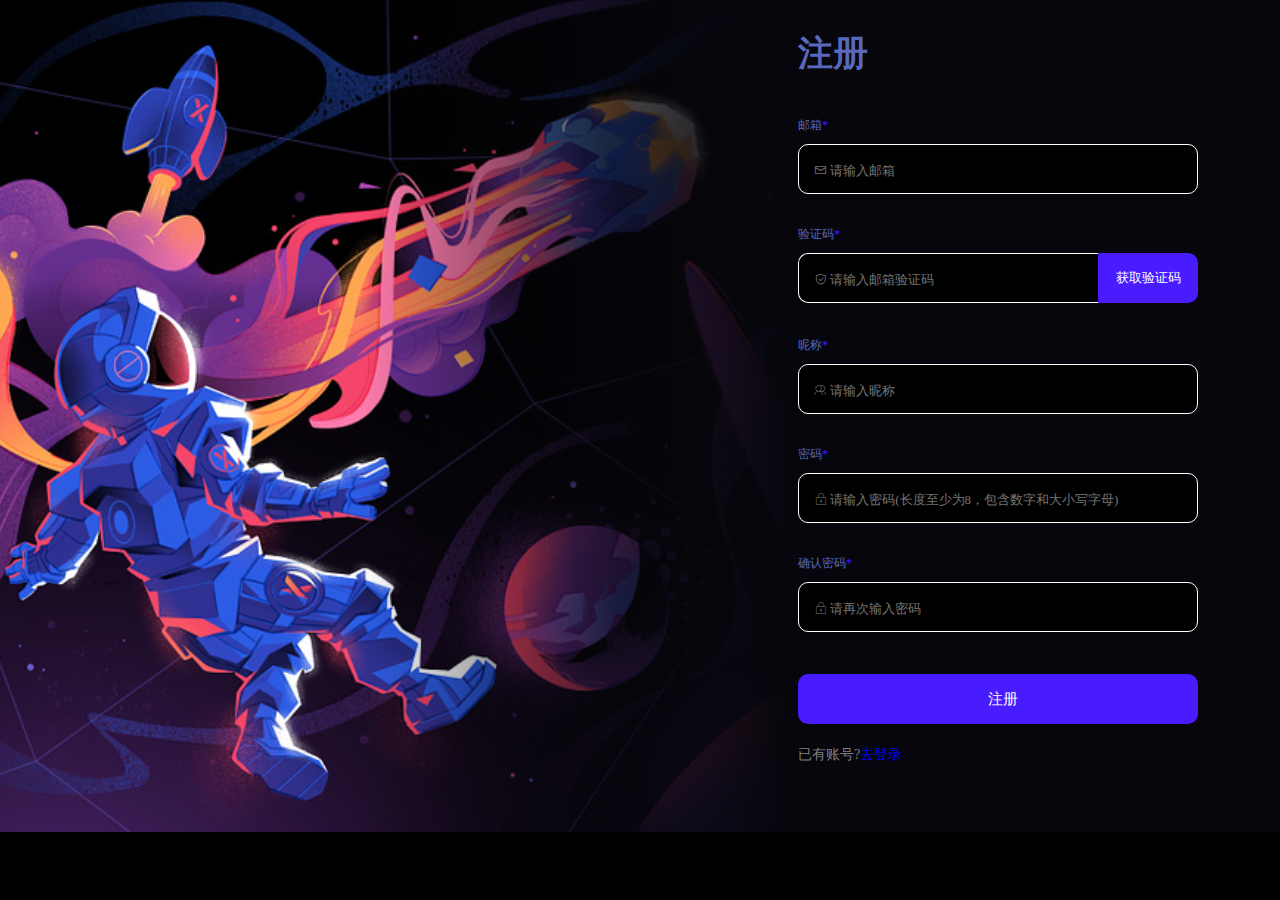
<file: star-whisper/index.html>
<!DOCTYPE html>
<html lang="en">
<head>
    <meta charset="UTF-8">
    <meta name="viewport" content="width=device-width, initial-scale=1.0">
    <title>Star Whisper</title>
    <link rel="stylesheet" href="src/style.css">
    <link rel="stylesheet" href="src/download/font_lkky3behvxl/iconfont.css">
</head>
<body>
    <div class="container">
        <form class="signin" action="">
            <p class="title">注册</p>
            <label for="email">邮箱<span style="color: #491bff;">*</span></label>
            <input type="text" id="email" name="email" placeholder="&#xe66f;&nbsp;请输入邮箱" class="iconfont">
            <label for="email-verifycode">验证码<span style="color: #491bff;">*</span></label>
            <div class="email-verifycode">
            <input type="text" id="email-verifycode" name="email-verifycode" placeholder="&#xe63f;&nbsp;请输入邮箱验证码" class="iconfont">
            <input type="button" name="get-verifycode" id="get-verifycode" value="获取验证码">
            </div>
            <label for="username">昵称<span style="color: #491bff;">*</span></label>
            <input type="text" id="username" name="username" placeholder="&#xe651;&nbsp;请输入昵称" class="iconfont">
            <label for="password">密码<span style="color: #491bff;">*</span></label>
            <input type="password" name="password" id="password" placeholder="&#xe62d;&nbsp;请输入密码(长度至少为8，包含数字和大小写字母)" class="iconfont">
            <label for="password1">确认密码<span style="color: #491bff;">*</span></label>
            <input type="password" name="password1" id="password1" placeholder="&#xe62d;&nbsp;请再次输入密码" class="iconfont">
            <input type="submit" value="注册" class="signinsubmit">
            <p class="gotologin">已有账号?<a href="#">去登录</a></p>
        </form>

        <form class="login hidden" action="">
            <img src="images/logo.png" alt="">
            <p class="title">登录</p>
            <label for="email1">邮箱<span style="color: #491bff;">*</span></label>
            <input type="text" id="email1" name="email1" placeholder="&#xe66f;&nbsp;请输入邮箱" class="iconfont">
            <label for="password2">密码<span style="color: #491bff;">*</span></label>
            <input type="password" name="password2" id="password2" placeholder="&#xe62d;&nbsp;请输入密码" class="iconfont">
            <input type="submit" value="登录" class="loginsubmit">
            <p class="gotosignin">没有账号?<a href="#">注册一个</a></p>
        </form>
         <script src="https://code.jquery.com/jquery-3.6.0.min.js"></script>
        <script src="src/script.js"></script>
    </div>
</body>
</html>
</file>
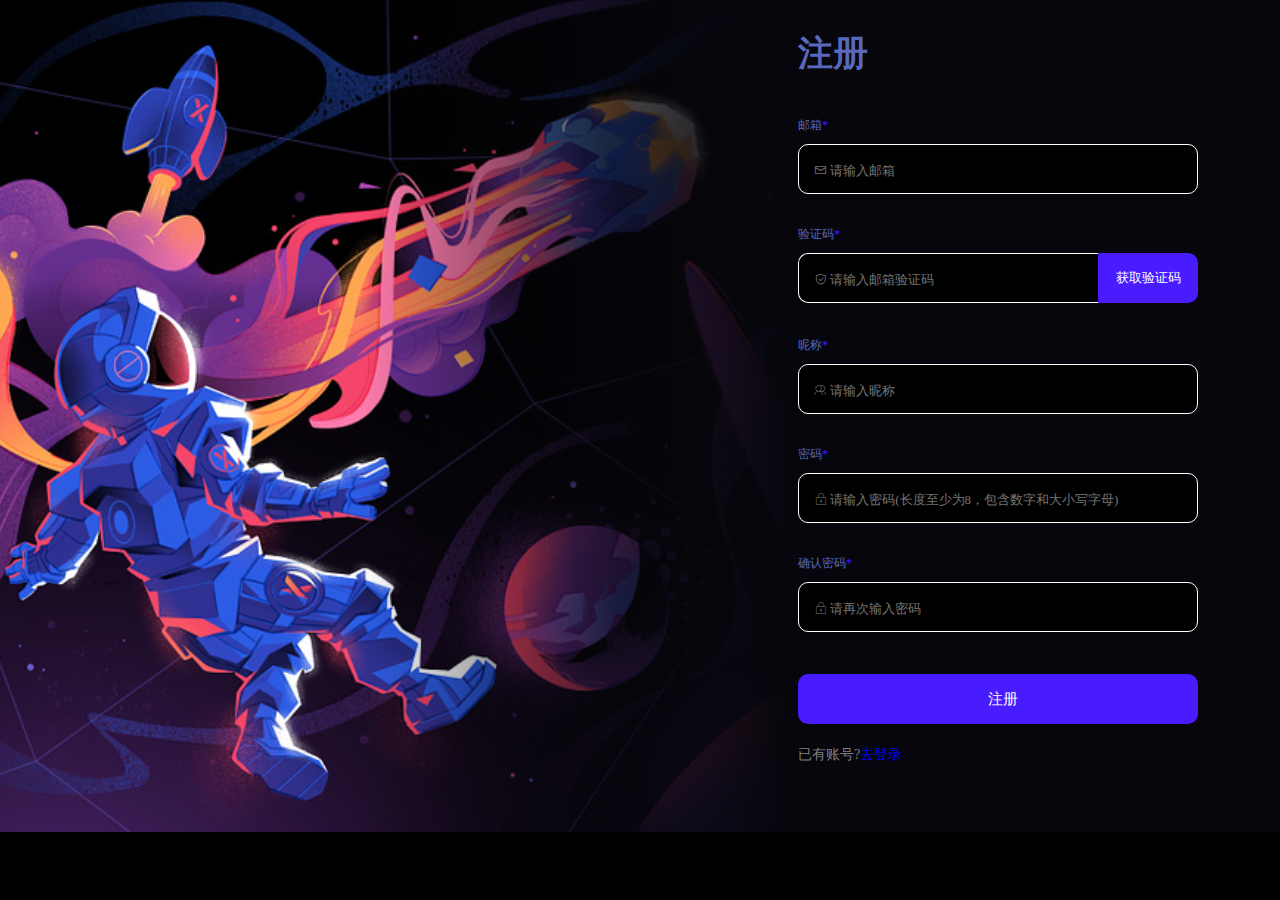
<file: star-whisper/entry.html>
<!DOCTYPE html>
<html lang="en">
<head>
    <meta charset="UTF-8">
    <meta name="viewport" content="width=device-width, initial-scale=1.0">
    <title>Star Whisper</title>
    <link rel="stylesheet" href="src/entry.css">
    <link rel="stylesheet" href="src/download/font_lkky3behvxl/iconfont.css">
</head>
<body>
    <div class="container">
        <form class="signin " action="">
            <p class="title">注册</p>
            <label for="email">邮箱<span style="color: #491bff;">*</span></label>
            <input type="text" id="email" name="email" placeholder="&#xe66f;&nbsp;请输入邮箱" class="iconfont">
            <label for="email-verifycode">验证码<span style="color: #491bff;">*</span></label>
            <div class="email-verifycode">
            <input type="text" id="email-verifycode" name="email-verifycode" placeholder="&#xe63f;&nbsp;请输入邮箱验证码" class="iconfont">
            <input type="button" name="get-verifycode" id="get-verifycode" value="获取验证码">
            </div>
            <label for="username">昵称<span style="color: #491bff;">*</span></label>
            <input type="text" id="username" name="username" placeholder="&#xe651;&nbsp;请输入昵称" class="iconfont">
            <label for="password">密码<span style="color: #491bff;">*</span></label>
            <input type="password" name="password" id="password" placeholder="&#xe62d;&nbsp;请输入密码(长度至少为8，包含数字和大小写字母)" class="iconfont">
            <label for="password1">确认密码<span style="color: #491bff;">*</span></label>
            <input type="password" name="password1" id="password1" placeholder="&#xe62d;&nbsp;请再次输入密码" class="iconfont">
            <input type="submit" value="注册" class="signinsubmit">
            <p class="gotologin">已有账号?<a>去登录</a></p>
        </form>

        <form class="login hidden" action="">
            <img src="images/logo.png" alt="">
            <p class="title">登录</p>
            <label for="email1">邮箱<span style="color: #491bff;">*</span></label>
            <input type="text" id="email1" name="email1" placeholder="&#xe66f;&nbsp;请输入邮箱" class="iconfont">
            <label for="password2">密码<span style="color: #491bff;">*</span></label>
            <input type="password" name="password2" id="password2" placeholder="&#xe62d;&nbsp;请输入密码" class="iconfont">
            <input type="submit" value="登录" class="loginsubmit">
            <p class="gotosignin">没有账号?<a>注册一个</a></p>
        </form>

        <div class="tags hidden">
            <h1>Tags</h1>
            <p class="title">选择你感兴趣的tag</p>
            <ul class="tag-container"><li class="tag">记录思考</li>
            <li class="tag">倾诉烦恼</li>
            <li class="tag">分享趣事</li>
            <li class="tag">找寻另一个自己</li>
            <li class="tag">悄悄话</li>
            <li class="tag">感情里的那些事</li>
            <li class="tag">祈福许愿</li>
            <li class="tag">无聊ing</li>
        </ul>
        <button class="start close">开启星语之旅</button>
        <p class="not">暂不选择</p>
        </div>
         <script src="https://code.jquery.com/jquery-3.6.0.min.js"></script>
        <script src="src/enrty.js"></script>
    </div>
</body>
</html>
</file>
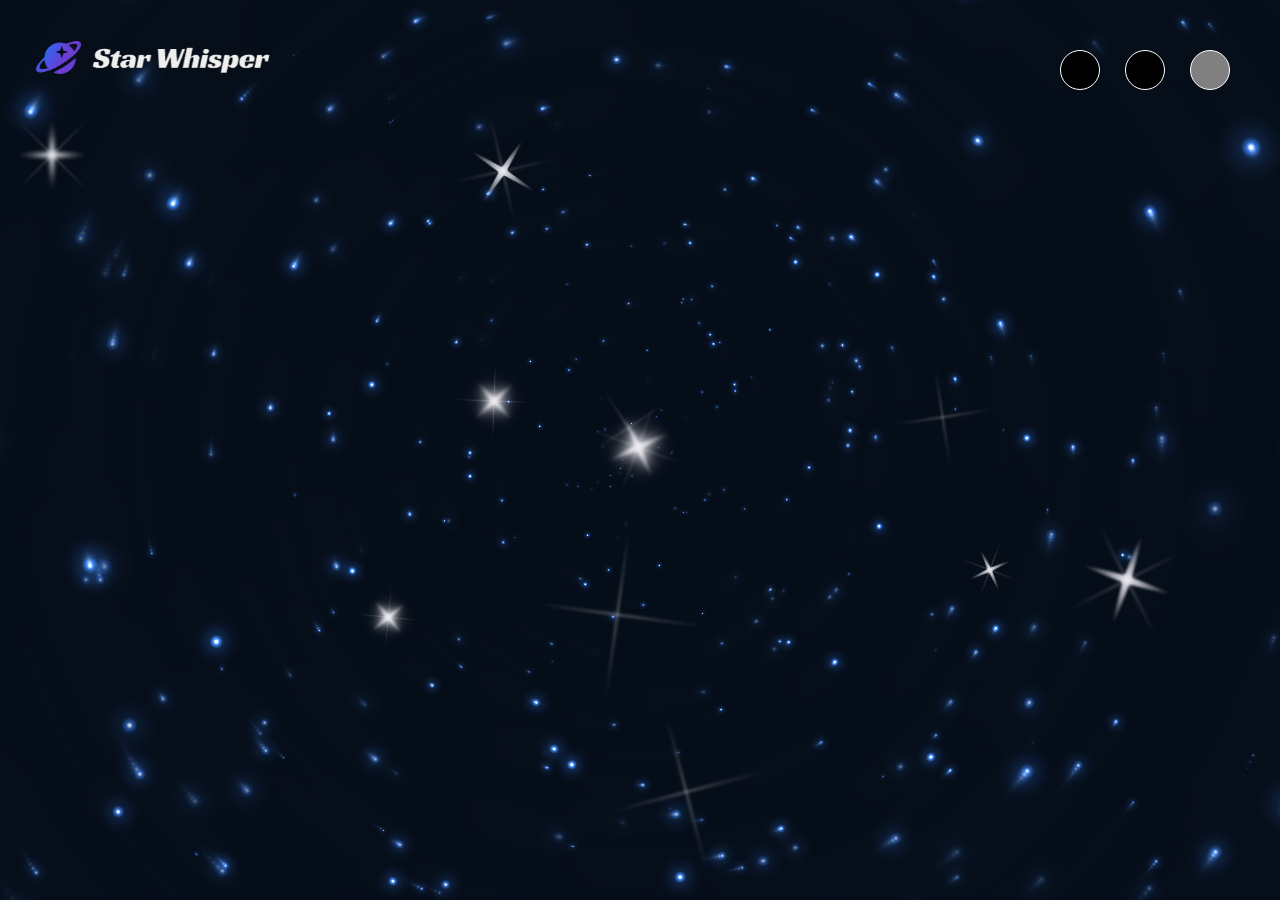
<file: star-whisper/main.html>
<!DOCTYPE html>
<html lang="en">

<head>
    <meta charset="UTF-8">
    <meta name="viewport" content="width=device-width, initial-scale=1.0">
    <title>Star Whisper</title>
    <link rel="stylesheet" href="src/main.css">
</head>

<body>
    <canvas id="canvas" width="1482" height="842"></canvas>
    <div class="logo"></div>
    <div class="settings">
        <ul>
            <li class="post"></li>
            <li class="notice"></li>
            <li class="profile">
                <ul class="app-des">
                    <li>收藏</li>
                    <li>回复历史</li>
                    <li>用户设置</li>
                    <li>退出登录</li>
                </ul>
            </li>
        </ul>
    </div>
    <div class="email-box">

    </div>
    <div class="container">
        <div class="edit-model">
            <div class="up">
                <p>写一颗星语</p>
                <div class="close">✕</div>
            </div>
            <div class="main">
                <div class="input">
                    <textarea rows="4" maxlength="150" placeholder="写下任何你想说的话，发送到星空中吧..."></textarea>
                    <div class="lines">
                        
                    </div>
                    <span class="count">0/150</span>
                </div>
                <div class="tags">
                    <p>标签</p>
                    <ul class="tag-to-choose">
                        <li class="tag">#&nbsp;记录思考</li>
                        <li class="tag">#&nbsp;倾诉烦恼</li>
                        <li class="tag">#&nbsp;分享趣事</li>
                        <li class="tag">#&nbsp;找寻另一个自己</li>
                        <li class="tag">#&nbsp;悄悄话</li>
                        <li class="tag">#&nbsp;感情里的那些事</li>
                    </ul>
                </div>
            </div>
            <div class="bottom">
                <button class="cancel">取消</button>
                <button class="send">发送</button>
            </div>
        </div>
        <div class="get-model">
            <div class="up">
                <div class="info">
                    <div class="profile"></div>
                    <div class="username"></div>
                </div>
                <div class="close">✕</div>
            </div>
            <div class="main">
                <div class="input">
                    <textarea rows="4" maxlength="150" readonly></textarea>
                    <div class="lines">
                        <!-- <span></span><span></span><span></span><span></span> -->
                    </div>
                </div>
                <div class="tags">
                    <p>标签</p>
                    <ul class="tag-container">
                    </ul>
                </div>
            </div>
            <div class="comments0">
                <div class="total-comments">
                    回复(0)
                </div>
                <ul class="comments">
                    <!-- <li class="comment"> -->
                        <!-- <textarea></textarea> -->
                        <!-- <div class="info"> -->
                            <!-- <div class="profile"> -->
                            <!-- </div> -->
                            <!-- <div class="username">aaa</div> -->
                        <!-- </div> -->
                    <!-- </li> -->
                    <li class="input">
                        <textarea rows="4" maxlength="150" class="comment1" placeholder="输入你的回复..."></textarea>
                        <span class="count">0/150</span>
                    </li>
                    <li class="bottom">
                        <button class="cancel">取消</button>
                        <button class="send">回复</button>
                    </li>
                </ul>
            </div>
        </div>
    </div>

    <script>
        var canvas = document.getElementById('canvas'),
            ctx = canvas.getContext('2d'),
            w = canvas.width = window.innerWidth,
            h = canvas.height = window.innerHeight,
            hue = 217,
            stars = [],
            count = 0,
            maxStars = 500;//星星数量
        var canvas2 = document.createElement('canvas'),
            ctx2 = canvas2.getContext('2d');
        canvas2.width = 100;
        canvas2.height = 100;
        var half = canvas2.width / 2,
            gradient2 = ctx2.createRadialGradient(half, half, 0, half, half, half);
        gradient2.addColorStop(0.025, '#CCC');
        gradient2.addColorStop(0.1, 'hsl(' + hue + ', 61%, 33%)');
        gradient2.addColorStop(0.25, 'hsl(' + hue + ', 64%, 6%)');
        gradient2.addColorStop(1, 'transparent');
        ctx2.fillStyle = gradient2;
        ctx2.beginPath();
        ctx2.arc(half, half, half, 0, Math.PI * 2);
        ctx2.fill();
        // End cache
        function random(min, max) {
            if (arguments.length < 2) {
                max = min;
                min = 0;
            }
            if (min > max) {
                var hold = max;
                max = min;
                min = hold;
            }
            return Math.floor(Math.random() * (max - min + 1)) + min;
        }
        function maxOrbit(x, y) {
            var max = Math.max(x, y),
                diameter = Math.round(Math.sqrt(max * max + max * max));
            return diameter / 2;
            //星星移动范围，值越大范围越小，
        }
        var Star = function () {
            this.orbitRadius = random(maxOrbit(w, h));
            this.radius = random(60, this.orbitRadius) / 8;
            //星星大小
            this.orbitX = w / 2;
            this.orbitY = h / 2;
            this.timePassed = random(0, maxStars);
            this.speed = random(this.orbitRadius) / 50000;
            //星星移动速度
            this.alpha = random(2, 10) / 10;
            count++;
            stars[count] = this;
        }
        Star.prototype.draw = function () {
            var x = Math.sin(this.timePassed) * this.orbitRadius + this.orbitX,
                y = Math.cos(this.timePassed) * this.orbitRadius + this.orbitY,
                twinkle = random(10);
            if (twinkle === 1 && this.alpha > 0) {
                this.alpha -= 0.05;
            } else if (twinkle === 2 && this.alpha < 1) {
                this.alpha += 0.05;
            }
            ctx.globalAlpha = this.alpha;
            ctx.drawImage(canvas2, x - this.radius / 2, y - this.radius / 2, this.radius, this.radius);
            this.timePassed += this.speed;
        }
        for (var i = 0; i < maxStars; i++) {
            new Star();
        }
        function animation() {
            ctx.globalCompositeOperation = 'source-over';
            ctx.globalAlpha = 0.5; //尾巴
            ctx.fillStyle = 'hsla(' + hue + ', 64%, 6%, 2)';
            ctx.fillRect(0, 0, w, h)
            ctx.globalCompositeOperation = 'lighter';
            for (var i = 1, l = stars.length; i < l; i++) {
                stars[i].draw();
            };
            window.requestAnimationFrame(animation);
        }
        animation();
    </script>
    <script src="https://code.jquery.com/jquery-3.6.0.min.js"></script>
    <script src="src/main.js"></script>
</body>

</html>
</file>
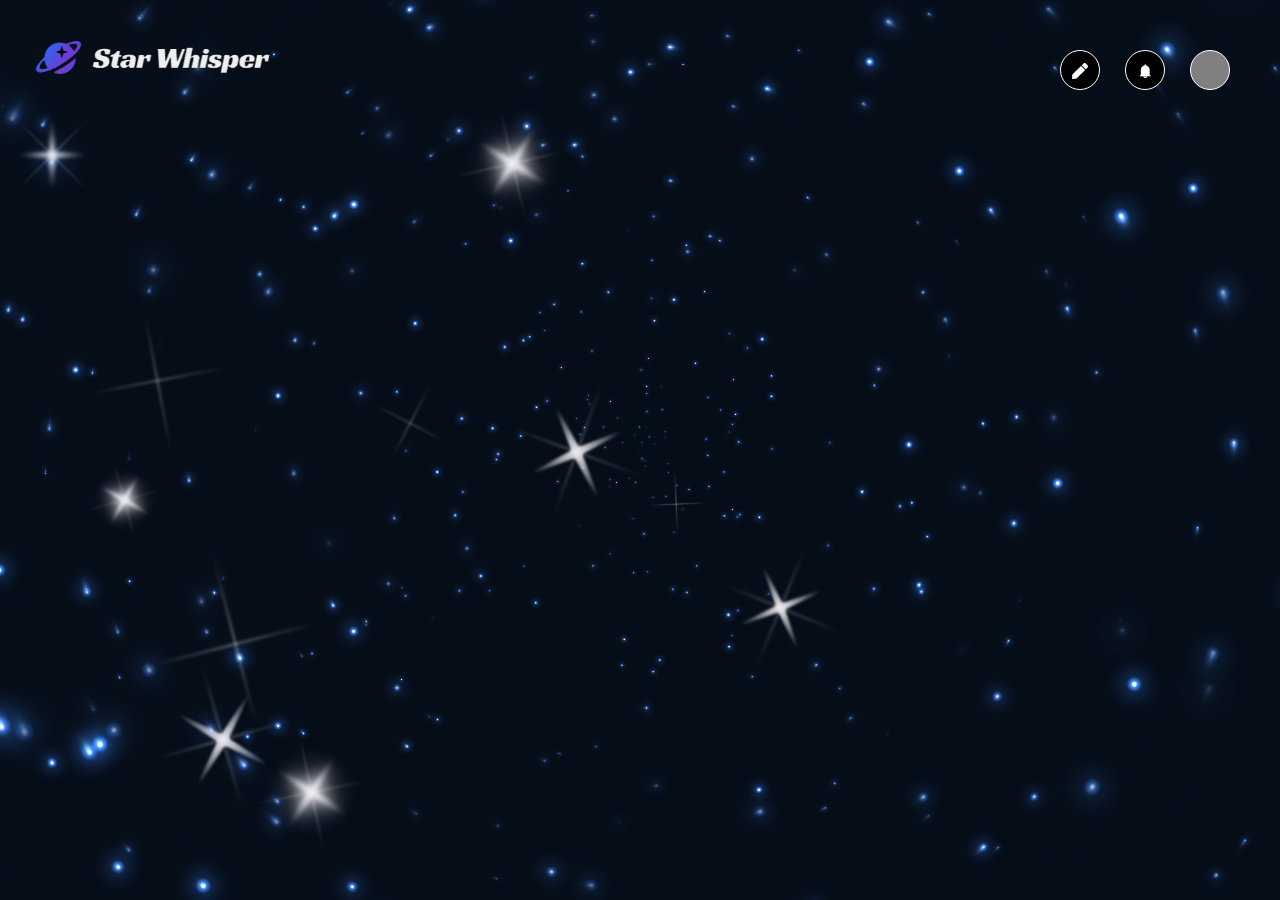
<file: star-whisper/main/main.html>
<!DOCTYPE html>
<html lang="en">

<head>
    <meta charset="UTF-8">
    <meta name="viewport" content="width=device-width, initial-scale=1.0">
    <title>Star Whisper</title>
    <link rel="stylesheet" href="../src/main.css">
    <link rel="stylesheet" href="../src/download/font_2gqe6qs5zn9/iconfont.css">
</head>

<body>
    <canvas id="canvas" width="100%" height="100%"></canvas>
    <div class="logo"></div>
    <div class="settings">
        <ul>
            <li class="post"><span class="iconfont">&#xe5aa;</span></li>
            <li class="notice"><span class="iconfont">&#xe866;</span></li>
            <li class="profile">
                <ul class="app-des">
                    <li>收藏</li>
                    <li>回复历史</li>
                    <li>用户设置</li>
                    <li class="exit">退出登录</li>
                </ul>
            </li>
        </ul>
    </div>
    <div class="email-box">

    </div>
    <div class="container">
        <div class="edit-model">
            <div class="up">
                <p>写一颗星语</p>
                <div class="close">✕</div>
            </div>
            <div class="main">
                <div class="input">
                    <textarea rows="4" maxlength="150" placeholder="写下任何你想说的话，发送到星空中吧..."></textarea>
                    <span class="count">0/150</span>
                </div>
                <div class="tags">
                    <p>标签</p>
                    <ul class="tag-to-choose">
                        <li class="tag">#&nbsp;记录思考</li>
                        <li class="tag">#&nbsp;倾诉烦恼</li>
                        <li class="tag">#&nbsp;分享趣事</li>
                        <li class="tag">#&nbsp;找寻另一个自己</li>
                        <li class="tag">#&nbsp;悄悄话</li>
                        <li class="tag">#&nbsp;感情里的那些事</li>
                    </ul>
                </div>
            </div>
            <div class="bottom">
                <button class="cancel">取消</button>
                <button class="send">发送</button>
            </div>
        </div>
        <div class="get-model">
            <div class="up">
                <div class="info">
                    <div class="profile"></div>
                    <div class="username"></div>
                </div>
                <div class="close">✕</div>
            </div>
            <div class="main">
                <div class="input">
                    <textarea rows="4" maxlength="150" readonly></textarea>
                </div>
                <div class="tags">
                    <p>标签</p>
                    <ul class="tag-container">
                    </ul>
                </div>
            </div>
            <div class="comments0">
                <div class="total-comments">
                    回复(0)
                </div>
                <ul class="comments">
                    <!-- <li class="comment"> -->
                        <!-- <textarea></textarea> -->
                        <!-- <div class="info"> -->
                            <!-- <div class="profile"> -->
                            <!-- </div> -->
                            <!-- <div class="username">aaa</div> -->
                        <!-- </div> -->
                    <!-- </li> -->
                    <li class="input">
                        <textarea rows="4" maxlength="150" class="comment1" placeholder="输入你的回复..."></textarea>
                        <span class="count">0/150</span>
                    </li>
                    <li class="bottom">
                        <button class="cancel">取消</button>
                        <button class="send">回复</button>
                    </li>
                </ul>
            </div>
        </div>
        <div class="selete-model">
            <div class="up">
                <p>选择你想倾听的星语标签吧～</p>
                <div class="close">✕</div>
            </div>
            <div class="main">
                <div class="tags">
                    <p>标签</p>
                    <ul class="tag-to-choose">
                        <li class="tag">#&nbsp;记录思考</li>
                        <li class="tag">#&nbsp;倾诉烦恼</li>
                        <li class="tag">#&nbsp;分享趣事</li>
                        <li class="tag">#&nbsp;找寻另一个自己</li>
                        <li class="tag">#&nbsp;悄悄话</li>
                        <li class="tag">#&nbsp;感情里的那些事</li>
                    </ul>
                </div>
            </div>
            <div class="bottom">
                <button class="cancel">取消</button>
                <button class="send">确定</button>
            </div>
        </div>
    </div>

    <script>
        let canvas = document.getElementById('canvas'),
            ctx = canvas.getContext('2d'),
            w = canvas.width = window.innerWidth,
            h = canvas.height = window.innerHeight,
            hue = 217,
            stars = [],
            count = 0,
            maxStars = 500;//星星数量
        let canvas2 = document.createElement('canvas'),
            ctx2 = canvas2.getContext('2d');
        canvas2.width = 100;
        canvas2.height = 100;
        let half = canvas2.width / 2,
            gradient2 = ctx2.createRadialGradient(half, half, 0, half, half, half);
        gradient2.addColorStop(0.025, '#CCC');
        gradient2.addColorStop(0.1, 'hsl(' + hue + ', 61%, 33%)');
        gradient2.addColorStop(0.25, 'hsl(' + hue + ', 64%, 6%)');
        gradient2.addColorStop(1, 'transparent');
        ctx2.fillStyle = gradient2;
        ctx2.beginPath();
        ctx2.arc(half, half, half, 0, Math.PI * 2);
        ctx2.fill();
        // End cache
        function random(min, max) {
            if (arguments.length < 2) {
                max = min;
                min = 0;
            }
            if (min > max) {
                let hold = max;
                max = min;
                min = hold;
            }
            return Math.floor(Math.random() * (max - min + 1)) + min;
        }
        function maxOrbit(x, y) {
            let max = Math.max(x, y),
                diameter = Math.round(Math.sqrt(max * max + max * max));
            return diameter / 2;
            //星星移动范围，值越大范围越小，
        }
        var Star = function () {
            this.orbitRadius = random(maxOrbit(w, h));
            this.radius = random(60, this.orbitRadius) / 8;
            //星星大小
            this.orbitX = w / 2;
            this.orbitY = h / 2;
            this.timePassed = random(0, maxStars);
            this.speed = random(this.orbitRadius) / 100000;
            //星星移动速度
            this.alpha = random(2, 10) / 10;
            count++;
            stars[count] = this;
        }
        Star.prototype.draw = function () {
            let x = Math.sin(this.timePassed) * this.orbitRadius + this.orbitX,
                y = Math.cos(this.timePassed) * this.orbitRadius + this.orbitY,
                twinkle = random(10);
            if (twinkle === 1 && this.alpha > 0) {
                this.alpha -= 0.05;
            } else if (twinkle === 2 && this.alpha < 1) {
                this.alpha += 0.05;
            }
            ctx.globalAlpha = this.alpha;
            ctx.drawImage(canvas2, x - this.radius / 2, y - this.radius / 2, this.radius, this.radius);
            this.timePassed += this.speed;
        }
        for (let i = 0; i < maxStars; i++) {
            new Star();
        }
        function animation() {
            ctx.globalCompositeOperation = 'source-over';
            ctx.globalAlpha = 0.5; //尾巴
            ctx.fillStyle = 'hsla(' + hue + ', 64%, 6%, 2)';
            ctx.fillRect(0, 0, w, h)
            ctx.globalCompositeOperation = 'lighter';
            for (var i = 1, l = stars.length; i < l; i++) {
                stars[i].draw();
            };
            window.requestAnimationFrame(animation);
        }
        animation();
    </script>
    <script src="https://code.jquery.com/jquery-3.6.0.min.js"></script>
    <script src="../src/main.js"></script>
</body>

</html>
</file>
<file: star-whisper/src/style.css>
*{
    box-sizing: border-box;
    margin: 0;
    padding: 0;
}

body{
    display: flex;
    align-items: center;
    justify-content: center;
    height: 100vh;   
    background-color: #000;
}

:root{
    --blue1:#5968ba;
    --blue2:#491bff;
}

.iconfont {
    font-family: "iconfont" !important;
    font-size: 16px;
    font-style: normal;
    -webkit-font-smoothing: antialiased;
    -moz-osx-font-smoothing: grayscale;
}

.container{
    width: 100%;
    height: 100%;
    position: relative;
    background-image: url(../images/background.svg);
    background-repeat: no-repeat;
}

.signin{
    display: flex;
    position: absolute;
    right: 0;
    width: 40%;
    height: 100%;
    flex-direction: column;
    padding: 30px;
}

.signin label{
    font-size: 12px;
    color: var(--blue1);
    transform: translateY(-10px);
}

.signin.hidden ,.login.hidden{
    display: none;
}

.signin .title{
    font-size: 35px;
    font-weight: bold;
    margin-bottom: 50px;
    color: var(--blue1);
}

.signin input{
    background-color: #000;
    color: #fff;
    width: 400px;
    height: 50px;
    margin-bottom: 42px;
    padding: 5px; 
    border: 1px #fff solid;
    border-radius: 10px;
    padding-left: 15px;
    font-size: 15px;
}

.signin .email-verifycode{
    width: 400x;
    height: 60px;
    margin-bottom: 34px;
}

.email-verifycode #email-verifycode{
    width: 300px;
    border-radius: 10px 0 0 10px;
    border-right: 0;
    float: left;
}

.email-verifycode #get-verifycode{
    width: 100px;
    border-radius: 0 10px 10px 0;
    background-color: var(--blue2);
    padding-left: 5px;
    font-size: 13px;
    border: 0;
    color: #fff;
    float: left;
}

.email-verifycode #get-verifycode.countdown{
    cursor: not-allowed;
    background-color: rgba(168, 168, 168, 0.9);
}

.signin input::placeholder,.login input::placeholder{
    font-size: 13px;
}

.signin input:focus{
    outline: 0;
    border: 1px solid var(--blue2);
}

.signin .signinsubmit{
    background-color: var(--blue2);
    border: 0;
    color: #fff;
}

#get-verifycode:active,.signinsubmit:active{
    transform: scale(0.98);
}

.signin .gotologin{
    color: gray;
    font-size: 14px;
    transform: translateY(-20px);
}

.signin .gotologin a{
    text-decoration: none;
}

.signin .gotologin a:active,.signin .gotologin a:visited{
    color: rgb(0, 0, 238);
}

.login{
    display: flex;
    flex-direction: column;
    display: flex;
    position: absolute;
    flex-direction: column;
    top: 15%;
    right: 10%;
    padding: 30px;
    border-radius: 10px;
}

.login .title{
    font-size: 35px;
    font-weight: bold;
    margin-bottom: 50px;
    color: var(--blue1);
}

.login input{
    background-color: #000;
    color: #fff;
    width: 400px;
    height: 50px;
    margin-bottom: 42px;
    padding: 5px; 
    border: 1px #fff solid;
    border-radius: 10px;
    padding-left: 15px;
    font-size: 15px;
}

.login label{
    font-size: 12px;
    color: var(--blue1);
    transform: translateY(-10px);
}

.login .loginsubmit{
    background-color: var(--blue2);
    border: 0;
    color: #fff;
}

.login .loginsubmit:active{
    transform: scale(0.98);
}

.login .gotosignin{
    color: gray;
    font-size: 14px;
    transform: translateY(-10px);
}

.login .gotosignin a{
    text-decoration: none;
}

.login .gotosignin a:active,.login .gotosignin a:visited{
    color: rgb(0, 0, 238);
}

.login input:focus{
    outline: 0;
    border: 1px solid var(--blue2);
}

input.error{
    border: 1px red solid;
}

p[class^="error-message"]{
    margin-top: -5px;
    margin-bottom: -5px;
    transform: translateY(-25px);
    font-size: 12px;
    color: red;
}
</file>
<file: star-whisper/src/download/font_lkky3behvxl/iconfont.css>
@font-face {
  font-family: "iconfont"; /* Project id  */
  src: url('iconfont.ttf?t=1690254799620') format('truetype');
}

.iconfont {
  font-family: "iconfont" !important;
  font-size: 16px;
  font-style: normal;
  -webkit-font-smoothing: antialiased;
  -moz-osx-font-smoothing: grayscale;
}

.icon-lock:before {
  content: "\e62d";
}

.icon-people:before {
  content: "\e651";
}

.icon-verify:before {
  content: "\e63f";
}

.icon-email:before {
  content: "\e66f";
}
</file>
<file: star-whisper/src/entry.css>
*{
    box-sizing: border-box;
    margin: 0;
    padding: 0;
}

body{
    display: flex;
    align-items: center;
    justify-content: center;
    height: 100vh;   
    background-color: #000;
}

:root{
    --blue1:#5968ba;
    --blue2:#491bff;
}

.iconfont {
    font-family: "iconfont" !important;
    font-size: 16px;
    font-style: normal;
    -webkit-font-smoothing: antialiased;
    -moz-osx-font-smoothing: grayscale;
}

.container{
    width: 100%;
    height: 100%;
    position: relative;
    background-image: url(../images/background.svg);
    background-repeat: no-repeat;
}

.signin{
    display: flex;
    position: absolute;
    right: 0;
    width: 40%;
    height: 100%;
    flex-direction: column;
    padding: 30px;
}

.signin label{
    font-size: 12px;
    color: var(--blue1);
    transform: translateY(-10px);
}

.signin.hidden ,.login.hidden{
    display: none;
}

.signin .title{
    font-size: 35px;
    font-weight: bold;
    margin-bottom: 50px;
    color: var(--blue1);
}

.signin input{
    background-color: #000;
    color: #fff;
    width: 400px;
    height: 50px;
    margin-bottom: 42px;
    padding: 5px; 
    border: 1px #fff solid;
    border-radius: 10px;
    padding-left: 15px;
    font-size: 15px;
}

.signin .email-verifycode{
    width: 400x;
    height: 60px;
    margin-bottom: 34px;
}

.email-verifycode #email-verifycode{
    width: 300px;
    border-radius: 10px 0 0 10px;
    border-right: 0;
    float: left;
}

.email-verifycode #get-verifycode{
    width: 100px;
    border-radius: 0 10px 10px 0;
    background-color: var(--blue2);
    padding-left: 5px;
    font-size: 13px;
    border: 0;
    color: #fff;
    float: left;
}

.email-verifycode #get-verifycode.countdown{
    cursor: not-allowed;
    background-color: rgba(168, 168, 168, 0.9);
}

.signin input::placeholder,.login input::placeholder{
    font-size: 13px;
}

.signin input:focus{
    outline: 0;
    border: 1px solid var(--blue2);
}

.signin .signinsubmit{
    background-color: var(--blue2);
    border: 0;
    color: #fff;
}

#get-verifycode:active,.signinsubmit:active{
    transform: scale(0.98);
}

.signin .gotologin{
    color: gray;
    font-size: 14px;
    transform: translateY(-20px);
}

.signin .gotologin a{
    cursor: pointer;
    color: rgb(0, 0, 238);
    text-decoration: none;
}

.signin .gotologin a:active,.signin .gotologin a:visited{
    color: rgb(0, 0, 238);
}

.login{
    display: flex;
    flex-direction: column;
    display: flex;
    position: absolute;
    flex-direction: column;
    top: 15%;
    right: 10%;
    padding: 30px;
    border-radius: 10px;
}

.login .title{
    font-size: 35px;
    font-weight: bold;
    margin-bottom: 50px;
    color: var(--blue1);
}

.login input{
    background-color: #000;
    color: #fff;
    width: 400px;
    height: 50px;
    margin-bottom: 42px;
    padding: 5px; 
    border: 1px #fff solid;
    border-radius: 10px;
    padding-left: 15px;
    font-size: 15px;
}

.login label{
    font-size: 12px;
    color: var(--blue1);
    transform: translateY(-10px);
}

.login .loginsubmit{
    background-color: var(--blue2);
    border: 0;
    color: #fff;
}

.login .loginsubmit:active{
    transform: scale(0.98);
}

.login .gotosignin{
    color: gray;
    font-size: 14px;
    transform: translateY(-10px);
}

.login .gotosignin a{
    cursor: pointer;
    color: rgb(0, 0, 238);
    text-decoration: none;
}

.login .gotosignin a:active,.login .gotosignin a:visited{
    color: rgb(0, 0, 238);
}

.login input:focus{
    outline: 0;
    border: 1px solid var(--blue2);
}

input.error{
    border: 1px red solid;
}

p[class^="error-message"]{
    margin-top: -5px;
    margin-bottom: -5px;
    transform: translateY(-25px);
    font-size: 12px;
    color: red;
}

.tags{
    display: flex;
    flex-direction: column;
    position: absolute;
    flex-direction: column;
    top: 15%;
    right: 10%;
    padding: 30px;
    border-radius: 10px;
}

.tags.hidden{
    display: none;
}
.tags h1{
    font-size: 45px;
    font-weight: bold;
    margin-bottom: 5px;
    margin-top: 80px;
    color: var(--blue1);
}

.tags .title{
    font-size: 15px;
    color: #fff;
    bottom: 20px;
    margin-bottom: 20px;
}

.tags .tag-container{
    margin-top: 20px;
    list-style-type: none;
}

.tags .tag-container li{
    float: left;
    width: 70px;
    height: 40px;
    text-align: center;
    font-size: 15px;
    color: var(--blue1);
    border-radius: 10px;
    border: 1px #fff solid;
    line-height: 40px;
    margin-left: 15px;
    transition: all 0.3s ease-in;
}

.tags button{
    margin-top: 30px;
    margin-left: 20px;
    width: 300px;
    height: 40px;
    cursor: pointer;
    background-color: var(--blue2);
    color: #fff;
    font-size: 13px;
    border-radius: 10px;
    border: 0;
}

.tags button.close{
    cursor: default;
    color: rgba(255, 255,255,0.5);
}

.tags .tag-container li:hover,.tags li.seleted{
    background-color: #fff;
    cursor: pointer;
    color: var(--blue2);
}

.tags button:active{
    outline: 0;
}

.tags .not{
    color: var(--blue2);
    cursor: pointer;
    margin-left: 20px;
    margin-top: 10px;
    font-size: 12px;
    width: 50px;
}

.not.hidden{
    color: var(--blue2);
    cursor: default;
    opacity: 0.5;
}
</file>
<file: star-whisper/src/main.css>
* {
    box-sizing: border-box;
    margin: 0;
    padding: 0;
    list-style-type: none;
}

body {
    position: relative;
    height: 100vh;
    display: flex;
    align-items: center;
    justify-content: center;
    background-color: #000;
    overflow: hidden;
}

.dot {
    position: absolute;
    display: block;
    width: 10px;
    height: 10px;
    background-image: url(../images/star.png);
    background-size: contain;
    animation: flash 2s infinite, moveStar 25s linear infinite;
}

@keyframes flash {
    0% {
        opacity: 0;
    }

    10% {
        opacity: 1;
    }

    90% {
        opacity: 1;
    }

    100% {
        opacity: 0;
    }
}

@keyframes moveStar {
    from {
        transform: rotate(0deg) translateX(150px) rotate(0deg);
    }

    to {
        transform: rotate(360deg) translateX(150px) rotate(-360deg);
    }
}

body::before {
    position: absolute;
    content: '';
    width: 100%;
    height: 100%;
    background-color: rgba(0, 0, 0, 0.5);
    z-index: 10;
    display: none;
}

body.show::before {
    display: block;
}

.logo {
    position: absolute;
    top: 30px;
    left: 30px;
    width: 250px;
    height: 150px;
    background-color: transparent;
    background-image: url(../images/logo-removebg-preview.png);
    background-size: contain;
    background-repeat: no-repeat;
}

.settings {
    position: absolute;
    top: 50px;
    right: 50px;
}

.settings ul li {
    cursor: pointer;
    float: left;
    width: 40px;
    height: 40px;
    border-radius: 50%;
    background-color: #000;
    color: #fff;
    border: 1px solid #fff;
    margin-left: 25px;
    text-align: center;
    line-height: 40px;
}

.settings ul .profile{
    background-color: gray;
}

.settings ul li .app-des {
    width: 120px;
    height: 180px;
    border-radius: 10px;
    background-color: rgb(52, 52, 52);
    transform: translate(-70px, 50px);
    display: flex;
    flex-direction: column;
    display: none;
}

.settings ul li .app-des.show {
    display: flex;
}

.settings ul li li {
    cursor: pointer;
    border-radius: 0;
    border: 0;
    background: transparent;
    width: 120px;
    margin: 0;
    font-size: 13px;
    margin-top: 5px;
    padding-top: 5px;
    text-align: center;
    color: #fff;
    padding: 5px;
    line-height: 20px;
}

.container{
    width: 100%;
    height: 100%;
    display: flex;
    align-items: center;
    justify-content: center;

}
.edit-model {
    visibility: hidden;
    position: fixed;
    top: 120px;
    left: 460px;
    background-color: rgb(52, 52, 52);
    width: 640px;
    height: 450px;
    border-radius: 10px;
    z-index: 12;
    animation-fill-mode: both;
    animation-duration: 0.3s;
    animation-timing-function: ease-in;
}

.edit-model.show {
    visibility: visible;
    animation-name: turnup;
}

.edit-model.hidden {
    visibility: hidden;
    animation-name: disappear;
}

@keyframes turnup {
    0% {
        transform: translateY(-30px);
        opacity: 0;
    }

    100% {
        transform: translateY(0);
        opacity: 1;
        visibility: visible;
    }
}


@keyframes disappear {
    0% {
        transform: translateY(0);
        opacity: 1;
        visibility: visible;
    }

    100% {
        transform: translateY(-30px);
        opacity: 0;
    }
}

.edit-model .up {
    position: absolute;
    display: flex;
    align-items: center;
    /* justify-content: center; */
    top: 0;
    width: 100%;
    height: 15%;
    border-bottom: 1px gray solid;
}

.edit-model .up p {
    color: #fff;
    font-size: 18px;
    margin-left: 270px;
    margin-right: 250px;
}

.edit-model .up .close {
    cursor: pointer;
    color: #fff;
}

.edit-model .main {
    position: absolute;
    top: 15%;
    width: 100%;
    height: 70%;
    /* background-color: antiquewhite; */
}

.edit-model .main .input {
    width: 100%;
    height: 60%;
    display: flex;
    align-items: center;
    justify-content: center;
}

.edit-model .input textarea {
    position: absolute;
    resize: none;
    background-color: transparent;
    line-height: 30px;
    width: 90%;
    color: #fff;
    font-size: 15px;
    padding: 5px;
    padding-left: 15px;
    padding-top: -5px;
    border-radius: 5px;
    border: 1px gray solid;
    overflow: hidden;
}

.edit-model textarea:focus {
    outline: 0;
}

.edit-model .lines {
    position: absolute;
    z-index: 0;
    width: 85%;
    height: 45%;
    display: flex;
    flex-direction: column;
}

.edit-model .lines span {
    display: block;
    height: 30px;
    border-bottom: 1px solid #e8e6e6;
}

.edit-model .count{
    position: absolute;
    font-size: 12px;
    color: gray;
    top: 140px;
    right:60px;
}
.edit-model .tags{
    width: 100%;
    height: 40%;
    padding-left: 30px;
    padding-top: 10px;
}

.edit-model .tags p{
    color: #fff;
}

.edit-model .tag-to-choose{
    margin-top: 5px;
    width: 90%;
    height: 30px;
}

.edit-model .tag-to-choose .tag{
    float: left;
    /* width: 50px; */
    padding: 7px;
    height: 30px;
    background-color: gray;
    margin-top: 20px;
    margin-left: 5px;
    border-radius: 5px;
    color: #fff;
    text-align: center;
    line-height: 15px;
    font-size: 12px;
}

.edit-model .tag-to-choose .tag.seleted{
    background-color: rgb(193, 193, 193);
}

.edit-model .tag-to-choose li:hover{
    cursor: pointer;
    background-color: rgb(193, 193, 193);
}

.edit-model .bottom {
    position: absolute;
    border-top: 1px solid gray;
    bottom: 0;
    width: 100%;
    height: 15%;
    /* background-color: aquamarine; */
}

.edit-model .bottom button{
    position: absolute;
    cursor: pointer;
    width: 70px;
    height: 35px;
    border: 0;
    border-radius: 5px;
    color: #fff;
    font-size: 15px;
}

.edit-model .bottom button:active{
    outline: 0;
}

.edit-model .bottom .cancel{
    background-color: rgb(33, 33, 33);
    top: 15px;
    right: 20px;
}

.edit-model .bottom .send{
    background-color: rgb(72, 0, 255);
    top: 15px;
    right: 100px;
}

.star1,.star2,.star3 {
    cursor: pointer;
    position: absolute;
    display: block;
    width: 1px;
    height: 0;
    background: #f3ffce;
    border-radius: 50%;
}

.star1{
    animation: glowing 2s infinite,rotate1 25s linear infinite;
}

.star2{
    animation: glowing 2s infinite,rotate2 25s linear infinite;
}

.star3{
    animation: glowing 2s infinite,rotate3 25s linear infinite;
}

.star1:hover,.star2:hover,.star3:hover{
    animation-play-state: paused;
}

.star1::after {
    content: '';
    display: block;
    width: 100px;
    height: 100px;
    transform: translate(-48px, -45px);
    background-image: url(../images/star1.svg);
    background-size: contain;
    background-repeat: no-repeat;
    color: #fff9ce;
}

.star2::after {
    content: '';
    display: block;
    width: 100px;
    height: 100px;
    transform: translate(-48px, -45px);
    background-image: url(../images/star2.svg);
    background-size: contain;
    background-repeat: no-repeat;
    color: #fff9ce;
}

.star3::after {
    content: '';
    display: block;
    width: 100px;
    height: 100px;
    transform: translate(-48px, -48px);
    background-image: url(../images/star3.svg);
    background-size: contain;
    background-repeat: no-repeat;
    color: #fff9ce;
}

@keyframes glowing {
    0% {
        box-shadow: 0 0 15px 5px #f3ffce;
    }

    50% {
        box-shadow: 0 0 20px 10px #f3ffce;
    }

    100% {
        box-shadow: 0 0 15px 5px #f3ffce;
    }
}

@keyframes rotate1 {
    from {
        transform: rotate(0deg) translateX(50px) rotate(0deg);
    }

    to {
        transform: rotate(360deg) translateX(50px) rotate(360deg);
    }
}

@keyframes rotate2 {
    from {
        transform: rotate(0deg) translateX(-100px) rotate(0deg);
    }

    to {
        transform: rotate(360deg) translateX(-100px) rotate(360deg);
    }
}

@keyframes rotate3 {
    from {
        transform: rotate(0deg) translateX(150px) rotate(0deg);
    }

    to {
        transform: rotate(360deg) translateX(150px) rotate(360deg);
    }
}
.get-model {
    visibility: hidden;
    position: fixed;
    top: 30px;
    left: 460px;
    background-color: rgb(52, 52, 52);
    width: 640px;
    display: flex;
    flex-direction: column;
    /* height: 450px; */
    border-radius: 10px;
    z-index: 12;
    animation-fill-mode: both;
    animation-duration: 0.3s;
    animation-timing-function: ease-in;
}

.get-model.show {
    visibility: visible;
    animation-name: turnup;
}

.get-model.hidden {
    visibility: hidden;
    animation-name: disappear;
}

.get-model .up {
    display: flex;
    align-items: center;
    width: 100%;
    height: 112px;
    border-bottom: 1px gray solid;
    background-color: rgb(52, 52, 52);
}

.get-model .info{
    width: 30%;
    height: 80%;
    float: left;
    /* background-color: green; */
    margin-left: 30px;
}

.get-model .up .close {
    cursor: pointer;
    color: #fff;
    transform: translate(380px,-40px);
}

.get-model .profile{
    background-color: gray;
    width: 50px;
    height: 50px;
    border-radius: 50%;
    margin-left: 20px;
    margin-top: 20px;
    float: left;
}

.get-model .username{
    color: #fff;
    font-size: 25px;
    float: left;
    margin-top: 20px;
    margin-left: 15px;
}

.get-model .main {
    width: 100%;
    height: 315px;
    background-color: rgb(52, 52, 52);
}

.get-model  .input {
    position: relative;
    width: 100%;
    height: 60%;
    display: flex;
    align-items: center;
    justify-content: center;
}

.get-model .input textarea {
    position: relative;
    resize: none;
    background-color: transparent;
    line-height: 30px;
    width: 90%;
    /* height: 20%; */
    color: #fff;
    font-size: 15px;
    padding: 5px;
    padding-left: 15px;
    padding-top: -5px;
    border-radius: 5px;
    border: 1px gray solid;
    overflow: hidden;
}

.get-model textarea:focus {
    outline: 0;
}

.get-model .lines {
    position: absolute;
    z-index: 0;
    width: 85%;
    height: 45%;
    display: flex;
    flex-direction: column;
}

.get-model .main .lines{
    top: 150px;
}
.get-model .lines span {
    display: block;
    height: 30px;
    border-bottom: 1px solid #e8e6e6;
}

.get-model .count{
    position: absolute;
    font-size: 12px;
    color: gray;
    bottom: 30px;
    right: 40px;
}

.get-model .tags{
    width: 100%;
    height: 40%;
    padding-left: 30px;
    padding-top: 10px;
    /* background-color: green; */
}

.get-model .tags p{
    color: #fff;
}

.get-model .tags .tag-container{
    width: 90%;
    height: 30%;
    margin-top: 15px;
    padding: 3px;
}

.get-model .tag-container .tag1{
    float: left;
    margin-left: 10px;
    padding: 5px;
    padding-left: 10px;
    padding-right: 10px;
    height: 30px;
    background-color: black;
    border-radius: 5px;
    color: #fff;
    font-size: 13px;
    transform: translateY(-10px);
}

.get-model .total-comments{
    width: 100%;
    height: 50px;
    background-color: rgb(52, 52, 52);
    /* background-color: red; */
    color: #fff;
    font-weight: bold;
    font-size: 25px;
    line-height: 50px;
    padding-left: 30px;
    margin-bottom: 20px;
    /* border-bottom: 1px solid gray; */
}

.get-model .comments{
    height: 300px;
    overflow: auto;
}

.get-model .comments .comment{
    width: 100%;
    height: 189px;
    position: relative;
    background-color: rgb(52, 52, 52);
    border-top: 1px solid gray;
    border-bottom: 1px solid gray;
}

.get-model .comments .comment textarea{
    position: absolute;
    top: 20px;
    left: 30px;
    resize: none;
    background-color: transparent;
    line-height: 30px;
    width: 90%;
    height: 80%;
    color: #fff;
    font-size: 15px;
    padding: 5px;
    padding-left: 15px;
    padding-top: -5px;
    border-radius: 5px;
    border: 1px gray solid;
    overflow: hidden;
}

.get-model .comments .comment .info{
    position: absolute;
    bottom: 50px;
    right: 10px;
    height: 20px;
    padding-left: 40px;
    padding-top: -10px;
    /* background-color: green; */
}

.get-model .comments .info .profile{
    width: 25px;
    height: 25px;
    border-radius: 50%;
    background-color: gray;
}

.get-model .comments .info .username{
    color: #fff;
    font-size: 14px;
}

.get-model .send-comment{
    width: 100%;
    height: 189px;
    margin-bottom: 20px;
    overflow: hidden;
    /* background-color: aqua; */
}

.get-model .send-comment .lines{
    bottom: -75px;
}

.get-model .bottom {
    position: relative;
    border-top: 1px solid gray;
    bottom: 0;
    width: 100%;
    height: 67px;
}

.get-model .bottom button{
    position: absolute;
    cursor: pointer;
    width: 70px;
    height: 35px;
    border: 0;
    border-radius: 5px;
    color: #fff;
    font-size: 15px;
}

.get-model .bottom button:active{
    outline: 0;
}

.get-model .bottom .cancel{
    background-color: rgb(33, 33, 33);
    top: 15px;
    right: 20px;
}

.get-model .bottom .send{
    background-color: rgb(72, 0, 255);
    top: 15px;
    right: 100px;
}

.email-box {
    z-index: 1;
    cursor: pointer;
    position: fixed;
    left: 50px;
    top: 150px;
    display: block;
    width: 1px;
    height: 0;
    background: #f3ffce;
    border-radius: 50%;
    animation: glowing1 2s infinite;
    transition: background-color 0.3s ease-in;
}

.email-box::after {
    content: '';
    display: block;
    width: 100px;
    height: 100px;
    transform: translate(-48px, -45px);
    background-image: url(../images/star4.svg);
    background-size: contain;
    background-repeat: no-repeat;
    color: #fff9ce;
}

@keyframes glowing1 {
    0% {
        box-shadow: 0 0 15px 5px #fff047;
    }

    50% {
        box-shadow: 0 0 20px 10px #fff047;
    }

    100% {
        box-shadow: 0 0 15px 5px #fff047;
    }
}

.selete-model {
    visibility: hidden;
    position: fixed;
    top: 270px;
    left: 460px;
    background-color: rgb(52, 52, 52);
    width: 640px;
    height: 300px;
    border-radius: 10px;
    z-index: 12;
    animation-fill-mode: both;
    animation-duration: 0.3s;
    animation-timing-function: ease-in;
}

.selete-model.show {
    visibility: visible;
    animation-name: turnup;
}

.selete-model.hidden {
    visibility: hidden;
    animation-name: disappear;
}

.selete-model .up {
    position: absolute;
    display: flex;
    align-items: center;
    /* justify-content: center; */
    top: 0;
    width: 100%;
    height: 20%;
    border-bottom: 1px gray solid;
}

.selete-model .up p {
    color: #fff;
    font-size: 18px;
    margin-left: 210px;
    margin-right: 160px;
}

.selete-model .up .close {
    cursor: pointer;
    color: #fff;
}

.selete-model .main {
    position: absolute;
    margin-top: 30px;
    top: 15%;
    width: 100%;
    height: 70%;
    /* background-color: antiquewhite; */
}

.selete-model .tags{
    width: 100%;
    height: 40%;
    padding-left: 30px;
    padding-top: 10px;
}

.selete-model .tags p{
    color: #fff;
}

.selete-model .tag-to-choose{
    margin-top: 5px;
    width: 90%;
    height: 30px;
}

.selete-model .tag-to-choose .tag{
    float: left;
    /* width: 50px; */
    padding: 7px;
    height: 30px;
    background-color: gray;
    margin-top: 20px;
    margin-left: 5px;
    border-radius: 5px;
    color: #fff;
    text-align: center;
    line-height: 15px;
    font-size: 12px;
}

.selete-model .tag-to-choose .tag.seleted{
    background-color: rgb(193, 193, 193);
}

.selete-model .tag-to-choose li:hover{
    cursor: pointer;
    background-color: rgb(193, 193, 193);
}

.selete-model .bottom {
    position: absolute;
    border-top: 1px solid gray;
    bottom: 0;
    width: 100%;
    height: 20%;
    /* background-color: aquamarine; */
}

.selete-model .bottom button{
    position: absolute;
    cursor: pointer;
    width: 70px;
    height: 35px;
    border: 0;
    border-radius: 5px;
    color: #fff;
    font-size: 15px;
}

.selete-model .bottom button:active{
    outline: 0;
}

.selete-model .bottom .cancel{
    background-color: rgb(33, 33, 33);
    top: 15px;
    right: 20px;
}

.selete-model .bottom .send{
    background-color: rgb(72, 0, 255);
    top: 15px;
    right: 100px;
}
</file>
<file: star-whisper/src/download/font_2gqe6qs5zn9/iconfont.css>
@font-face {
  font-family: "iconfont"; /* Project id  */
  src: url('iconfont.ttf?t=1690693998951') format('truetype');
}

.iconfont {
  font-family: "iconfont" !important;
  font-size: 16px;
  font-style: normal;
  -webkit-font-smoothing: antialiased;
  -moz-osx-font-smoothing: grayscale;
}

.icon-bell-fill:before {
  content: "\e866";
}

.icon-pen:before {
  content: "\e5aa";
}
</file>
